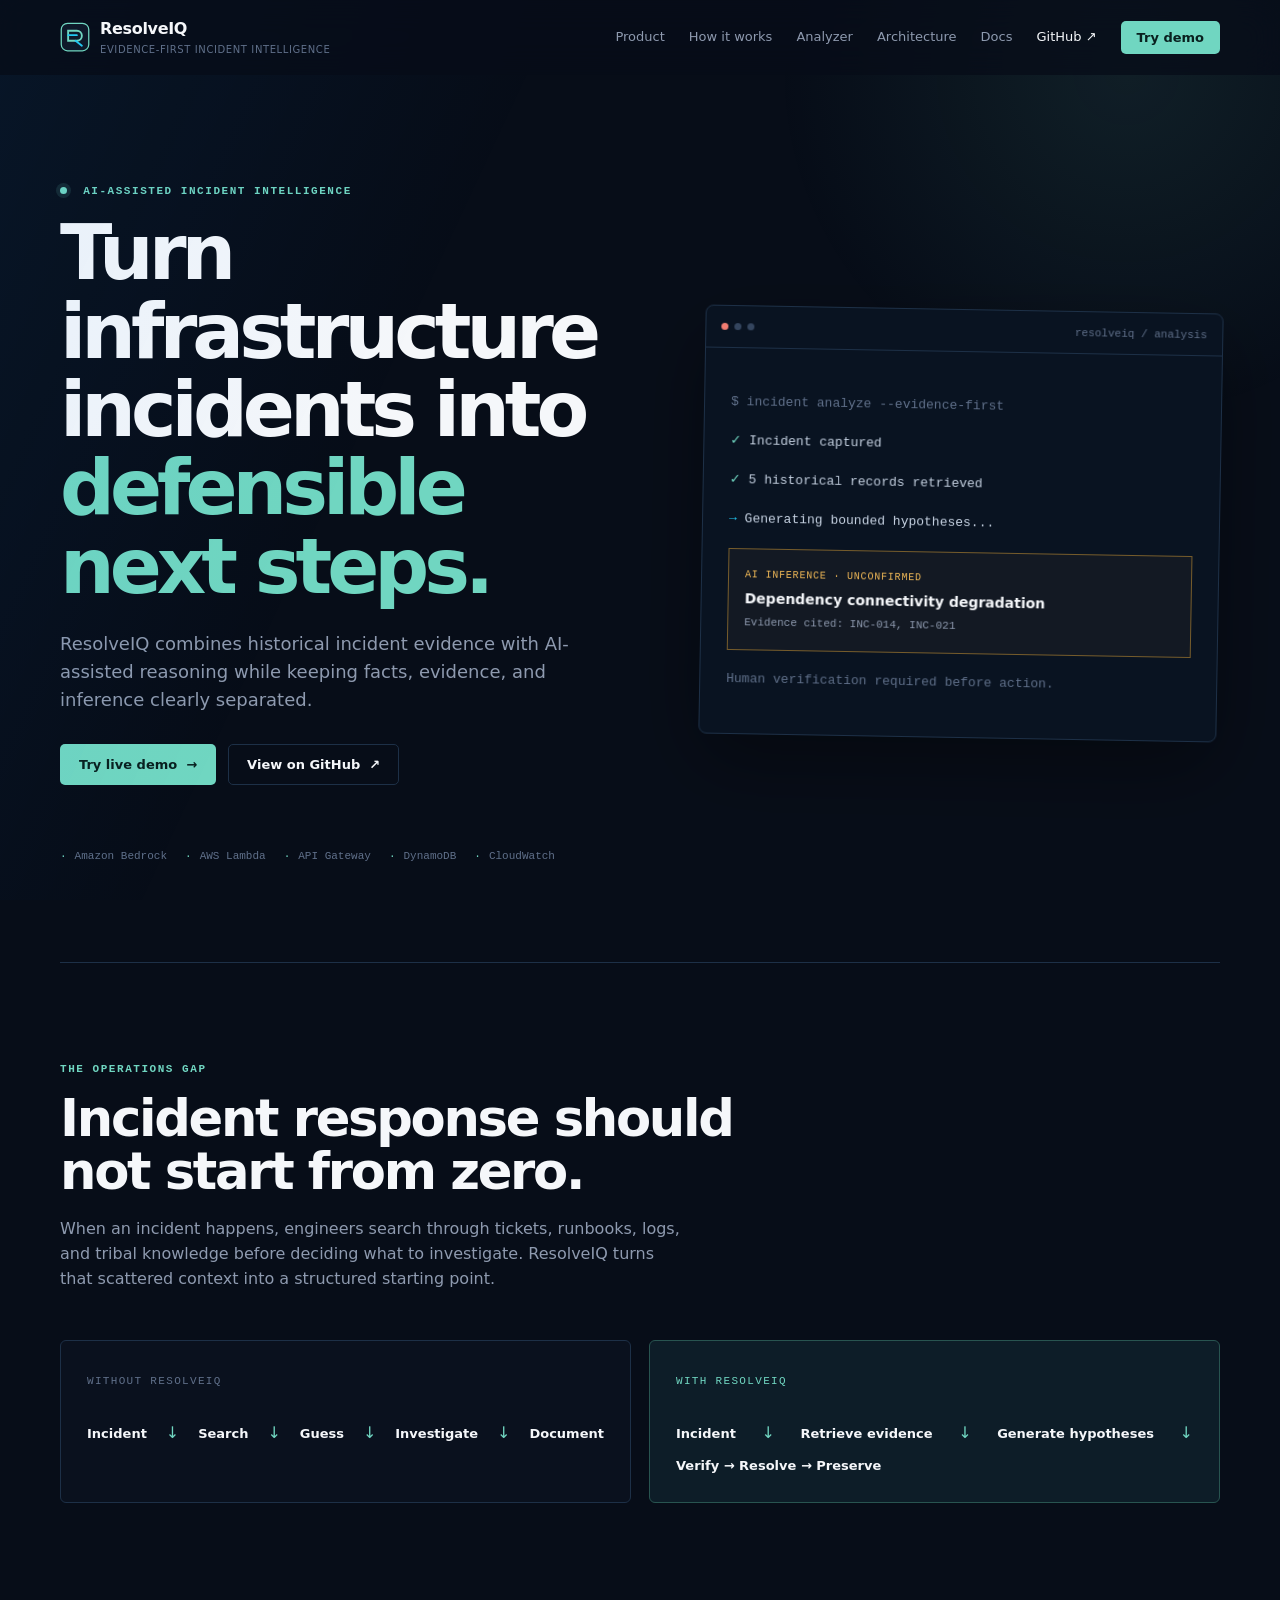
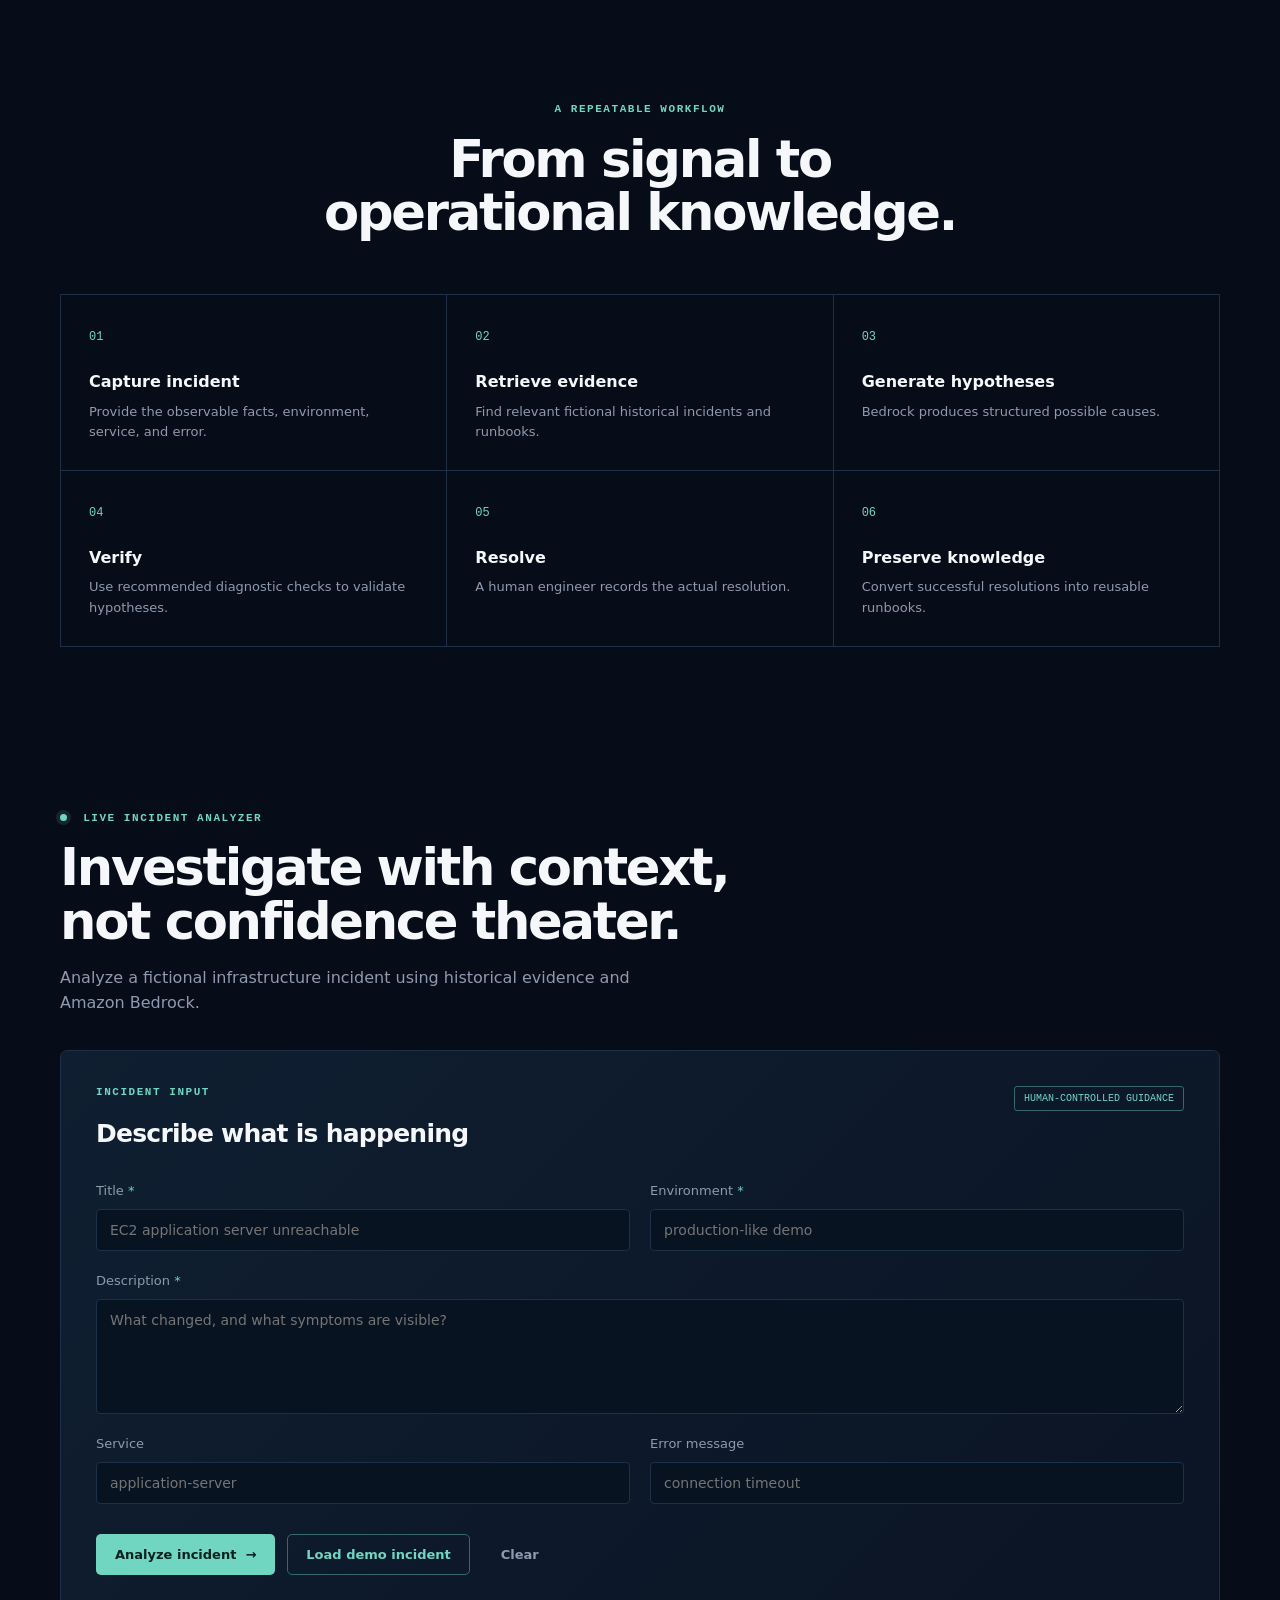
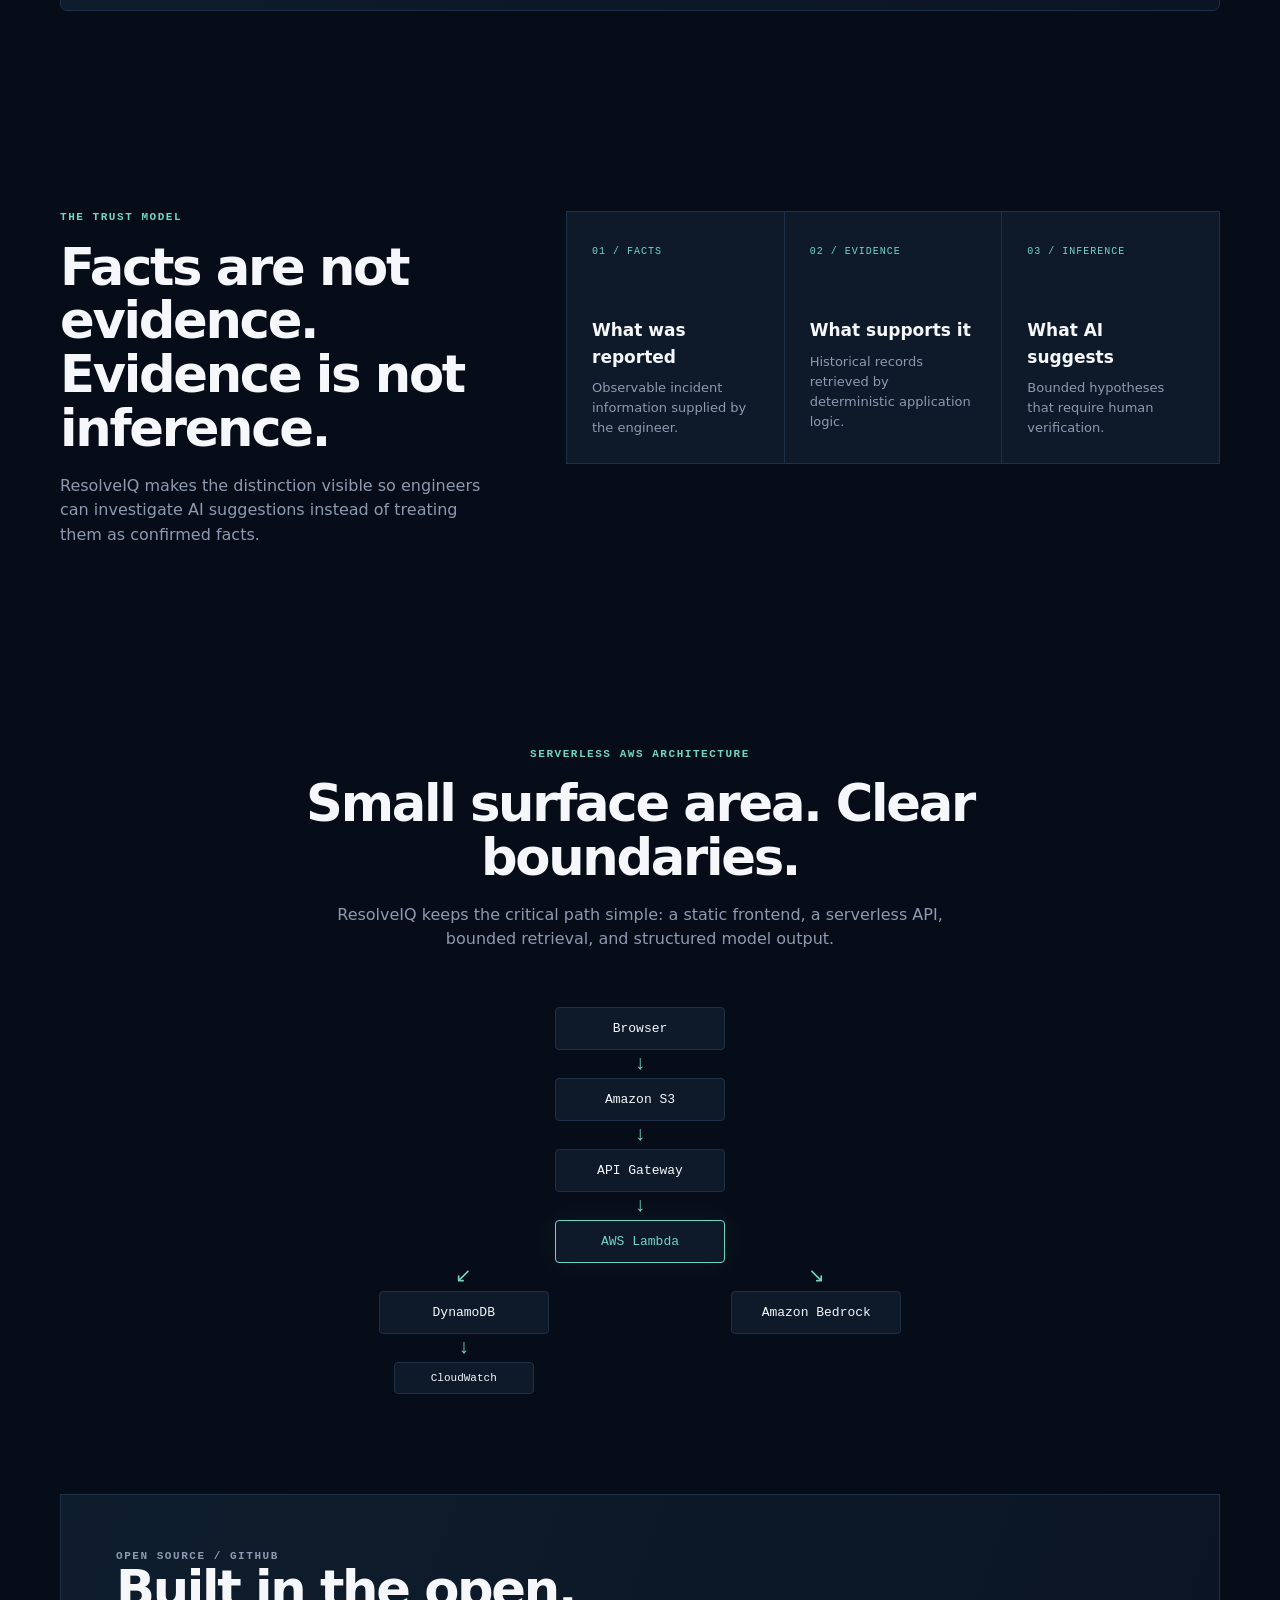
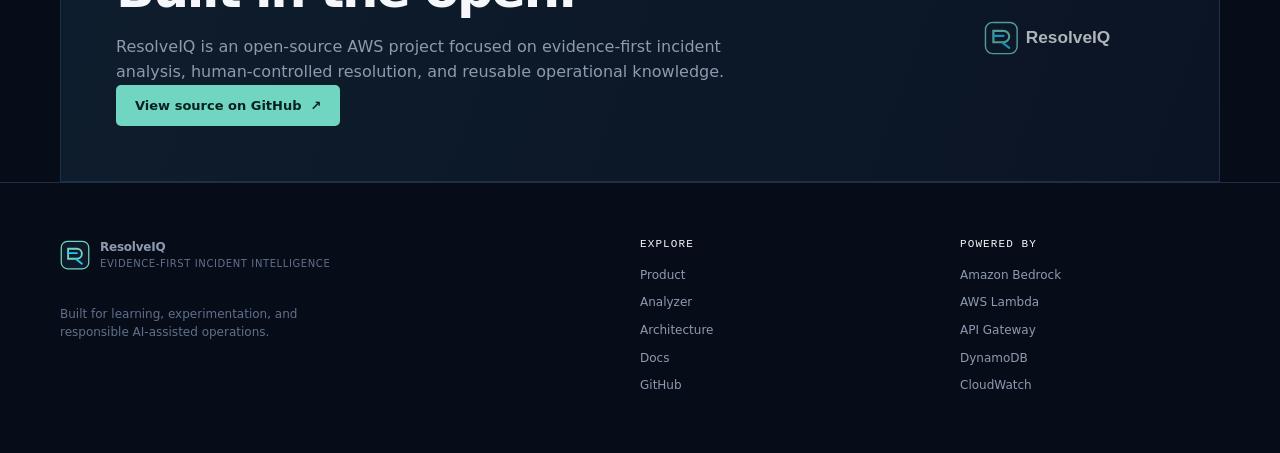
<file: frontend/index.html>
<!doctype html>
<html lang="en">
  <head>
    <meta charset="utf-8" />
    <meta name="viewport" content="width=device-width, initial-scale=1" />
    <meta name="description" content="ResolveIQ is evidence-first incident intelligence for infrastructure teams." />
    <title>ResolveIQ | Evidence-first incident intelligence</title>
    <link rel="icon" href="assets/favicon.svg" type="image/svg+xml" />
    <link rel="stylesheet" href="styles.css" />
  </head>
  <body>
    <header class="site-header" id="top">
      <nav class="nav container" aria-label="Primary navigation">
        <a class="brand" href="#top" aria-label="ResolveIQ home">
          <img src="assets/resolveiq-mark.svg" alt="" class="brand-mark" />
          <span><strong>ResolveIQ</strong><small>Evidence-first incident intelligence</small></span>
        </a>
        <button class="nav-toggle" type="button" aria-expanded="false" aria-controls="nav-links">Menu</button>
        <div class="nav-links" id="nav-links">
          <a href="#product">Product</a>
          <a href="#how-it-works">How it works</a>
          <a href="#analyzer">Analyzer</a>
          <a href="#architecture">Architecture</a>
          <a href="docs.html">Docs</a>
          <a class="nav-github" href="https://github.com/yashyp12/resolveiq" target="_blank" rel="noreferrer">GitHub <span aria-hidden="true">↗</span></a>
          <a class="btn btn-primary nav-cta" href="#analyzer">Try demo</a>
        </div>
      </nav>
    </header>

    <main>
      <section class="hero section container" id="product">
        <div class="hero-copy">
          <p class="eyebrow"><span class="status-dot"></span> AI-ASSISTED INCIDENT INTELLIGENCE</p>
          <h1>Turn infrastructure incidents into <em>defensible next steps.</em></h1>
          <p class="lede">ResolveIQ combines historical incident evidence with AI-assisted reasoning while keeping facts, evidence, and inference clearly separated.</p>
          <div class="hero-actions">
            <a class="btn btn-primary" href="#analyzer">Try live demo <span aria-hidden="true">→</span></a>
            <a class="btn btn-outline" href="https://github.com/yashyp12/resolveiq" target="_blank" rel="noreferrer">View on GitHub <span aria-hidden="true">↗</span></a>
          </div>
          <div class="tech-strip" aria-label="Technology used">
            <span>Amazon Bedrock</span><span>AWS Lambda</span><span>API Gateway</span><span>DynamoDB</span><span>CloudWatch</span>
          </div>
        </div>
        <div class="hero-visual" aria-label="Evidence-first analysis preview">
          <div class="terminal-bar"><span></span><span></span><span></span><code>resolveiq / analysis</code></div>
          <div class="terminal-body">
            <p class="terminal-muted">$ incident analyze --evidence-first</p>
            <p><span class="terminal-green">✓</span> Incident captured</p>
            <p><span class="terminal-green">✓</span> 5 historical records retrieved</p>
            <p><span class="terminal-blue">→</span> Generating bounded hypotheses...</p>
            <div class="signal-card"><span class="signal-label">AI INFERENCE · UNCONFIRMED</span><strong>Dependency connectivity degradation</strong><small>Evidence cited: INC-014, INC-021</small></div>
            <p class="terminal-muted">Human verification required before action.</p>
          </div>
        </div>
      </section>

      <section class="section section-border container problem-section reveal">
        <div class="section-intro"><p class="eyebrow">THE OPERATIONS GAP</p><h2>Incident response should not start from zero.</h2><p>When an incident happens, engineers search through tickets, runbooks, logs, and tribal knowledge before deciding what to investigate. ResolveIQ turns that scattered context into a structured starting point.</p></div>
        <div class="compare-grid">
          <div class="compare-card muted-card"><span class="compare-label">WITHOUT RESOLVEIQ</span><div class="flow"><b>Incident</b><i>↓</i><b>Search</b><i>↓</i><b>Guess</b><i>↓</i><b>Investigate</b><i>↓</i><b>Document</b></div></div>
          <div class="compare-card accent-card"><span class="compare-label">WITH RESOLVEIQ</span><div class="flow"><b>Incident</b><i>↓</i><b>Retrieve evidence</b><i>↓</i><b>Generate hypotheses</b><i>↓</i><b>Verify → Resolve → Preserve</b></div></div>
        </div>
      </section>

      <section class="section container reveal" id="how-it-works">
        <div class="section-intro centered"><p class="eyebrow">A REPEATABLE WORKFLOW</p><h2>From signal to operational knowledge.</h2></div>
        <div class="steps-grid">
          <article class="step"><span>01</span><h3>Capture incident</h3><p>Provide the observable facts, environment, service, and error.</p></article>
          <article class="step"><span>02</span><h3>Retrieve evidence</h3><p>Find relevant fictional historical incidents and runbooks.</p></article>
          <article class="step"><span>03</span><h3>Generate hypotheses</h3><p>Bedrock produces structured possible causes.</p></article>
          <article class="step"><span>04</span><h3>Verify</h3><p>Use recommended diagnostic checks to validate hypotheses.</p></article>
          <article class="step"><span>05</span><h3>Resolve</h3><p>A human engineer records the actual resolution.</p></article>
          <article class="step"><span>06</span><h3>Preserve knowledge</h3><p>Convert successful resolutions into reusable runbooks.</p></article>
        </div>
      </section>

      <section class="section analyzer-section container reveal" id="analyzer">
        <div class="section-intro analyzer-intro"><p class="eyebrow"><span class="status-dot"></span> LIVE INCIDENT ANALYZER</p><h2>Investigate with context, not confidence theater.</h2><p>Analyze a fictional infrastructure incident using historical evidence and Amazon Bedrock.</p></div>
        <div class="analyzer-layout">
          <section class="panel incident-panel">
            <div class="section-heading"><div><p class="eyebrow">INCIDENT INPUT</p><h2>Describe what is happening</h2></div><span class="badge">Human-controlled guidance</span></div>
            <form id="incident-form">
              <div class="grid">
                <label for="input-title">Title <span class="required-indicator" aria-hidden="true">*</span><input id="input-title" name="title" maxlength="200" required placeholder="EC2 application server unreachable" /></label>
                <label for="input-environment">Environment <span class="required-indicator" aria-hidden="true">*</span><input id="input-environment" name="environment" maxlength="100" required placeholder="production-like demo" /></label>
                <label for="input-description" class="wide">Description <span class="required-indicator" aria-hidden="true">*</span><textarea id="input-description" name="description" maxlength="3000" required placeholder="What changed, and what symptoms are visible?"></textarea></label>
                <label for="input-service">Service<input id="input-service" name="service" maxlength="100" placeholder="application-server" /></label>
                <label for="input-error">Error message<input id="input-error" name="error" maxlength="1000" placeholder="connection timeout" /></label>
              </div>
              <div class="form-actions">
                <button id="submit-button" type="submit" class="btn btn-primary"><span class="btn-text">Analyze incident</span><span class="btn-icon" aria-hidden="true">→</span></button>
                <button id="demo-button" type="button" class="btn btn-secondary">Load demo incident</button>
                <button id="reset-button" type="button" class="btn btn-ghost">Clear</button>
              </div>
              <p id="demo-notice" class="demo-notice" role="status" hidden>Loaded fictional scenario for demonstration. You can inspect or edit before analyzing.</p>
              <p id="form-error" class="error" role="alert" hidden></p>
            </form>
          </section>
        </div>
      </section>

      <section id="results" class="results-section container" hidden>
        <div class="result-header"><div><p class="eyebrow">ANALYSIS RESULT</p><h2 id="result-title"></h2></div><div class="result-header-actions"><span id="category" class="category"></span><button id="copy-analysis-btn" type="button" class="btn btn-outline btn-sm" title="Copy analysis summary to clipboard"><span class="btn-text">Copy analysis</span></button></div></div>
        <div class="result-grid">
          <article class="card card-facts"><div class="card-header"><p class="eyebrow">HUMAN FACTS</p><span class="card-tag tag-facts">Reported</span></div><div id="facts" class="facts-content"></div></article>
          <article class="card card-evidence"><div class="card-header"><p class="eyebrow">HISTORICAL EVIDENCE</p><span class="card-tag tag-evidence">Fictional records</span></div><p class="card-hint">Historical incidents retrieved by symptom similarity.</p><div id="evidence" class="evidence-content"></div></article>
          <article class="card card-inference"><div class="card-header"><p class="eyebrow">AI INFERENCE</p><span class="card-tag tag-inference">Hypothesis · Unconfirmed</span></div><p class="card-hint">Model-generated hypotheses. Requires human verification before making changes.</p><div id="causes" class="causes-content"></div></article>
          <article class="card card-checks"><div class="card-header"><p class="eyebrow">RECOMMENDED CHECKS</p><span class="card-tag tag-checks">Diagnostic only</span></div><p class="card-hint">Recommended verification steps before applying remediation.</p><ol id="checks" class="checks-list"></ol></article>
        </div>
        <article class="card card-uncertainty"><div class="card-header"><p class="eyebrow">UNCERTAINTY &amp; BOUNDARIES</p><span class="card-tag tag-uncertainty">Limitations</span></div><p id="uncertainty" class="uncertainty-content"></p></article>
        <article class="card runbook-panel"><div class="card-header"><p class="eyebrow">REUSABLE RUNBOOK</p><span class="card-tag tag-runbook">Knowledge preservation</span></div><h3>What resolved the incident?</h3><p class="muted">Supply the successful resolution. ResolveIQ will preserve it as human-approved troubleshooting knowledge.</p><form id="runbook-form"><label for="resolution" class="sr-only">Resolution description</label><textarea id="resolution" maxlength="3000" required placeholder="Example: Reverted the fictional deployment and verified that checkout requests returned HTTP 200."></textarea><div class="runbook-actions"><button id="runbook-button" type="submit" class="btn btn-primary"><span class="btn-text">Generate runbook</span></button></div></form><p id="runbook-error" class="error" role="alert" hidden></p><div id="runbook-result" class="runbook-result" hidden></div></article>
      </section>

      <section class="section trust-section container reveal"><div class="section-intro"><p class="eyebrow">THE TRUST MODEL</p><h2>Facts are not evidence.<br />Evidence is not inference.</h2><p>ResolveIQ makes the distinction visible so engineers can investigate AI suggestions instead of treating them as confirmed facts.</p></div><div class="trust-grid"><article><span class="trust-index">01 / FACTS</span><h3>What was reported</h3><p>Observable incident information supplied by the engineer.</p></article><article><span class="trust-index">02 / EVIDENCE</span><h3>What supports it</h3><p>Historical records retrieved by deterministic application logic.</p></article><article><span class="trust-index">03 / INFERENCE</span><h3>What AI suggests</h3><p>Bounded hypotheses that require human verification.</p></article></div></section>

      <section class="section architecture-section container reveal" id="architecture"><div class="section-intro centered"><p class="eyebrow">SERVERLESS AWS ARCHITECTURE</p><h2>Small surface area. Clear boundaries.</h2><p>ResolveIQ keeps the critical path simple: a static frontend, a serverless API, bounded retrieval, and structured model output.</p></div><div class="architecture-diagram"><div class="arch-node">Browser</div><i>↓</i><div class="arch-node">Amazon S3</div><i>↓</i><div class="arch-node">API Gateway</div><i>↓</i><div class="arch-node highlight">AWS Lambda</div><div class="arch-branches"><div><i>↙</i><span class="arch-node">DynamoDB</span><i>↓</i><span class="arch-node small">CloudWatch</span></div><div><i>↘</i><span class="arch-node">Amazon Bedrock</span></div></div></div></section>

      <section class="section open-source container reveal"><div><p class="eyebrow">OPEN SOURCE / GITHUB</p><h2>Built in the open.</h2><p>ResolveIQ is an open-source AWS project focused on evidence-first incident analysis, human-controlled resolution, and reusable operational knowledge.</p><a class="btn btn-primary" href="https://github.com/yashyp12/resolveiq" target="_blank" rel="noreferrer">View source on GitHub <span aria-hidden="true">↗</span></a></div><img src="assets/resolveiq-logo.svg" alt="ResolveIQ" class="open-source-logo" /></section>
    </main>

    <footer class="site-footer"><div class="container footer-grid"><div><a class="brand" href="#top"><img src="assets/resolveiq-mark.svg" alt="" class="brand-mark" /><span><strong>ResolveIQ</strong><small>Evidence-First Incident Intelligence</small></span></a><p>Built for learning, experimentation, and responsible AI-assisted operations.</p></div><div><strong>Explore</strong><a href="#product">Product</a><a href="#analyzer">Analyzer</a><a href="#architecture">Architecture</a><a href="docs.html">Docs</a><a href="https://github.com/yashyp12/resolveiq" target="_blank" rel="noreferrer">GitHub</a></div><div><strong>Powered by</strong><span>Amazon Bedrock</span><span>AWS Lambda</span><span>API Gateway</span><span>DynamoDB</span><span>CloudWatch</span></div></div></footer>
    <script src="config.js"></script>
    <script src="app.js"></script>
  </body>
</html>
</file>
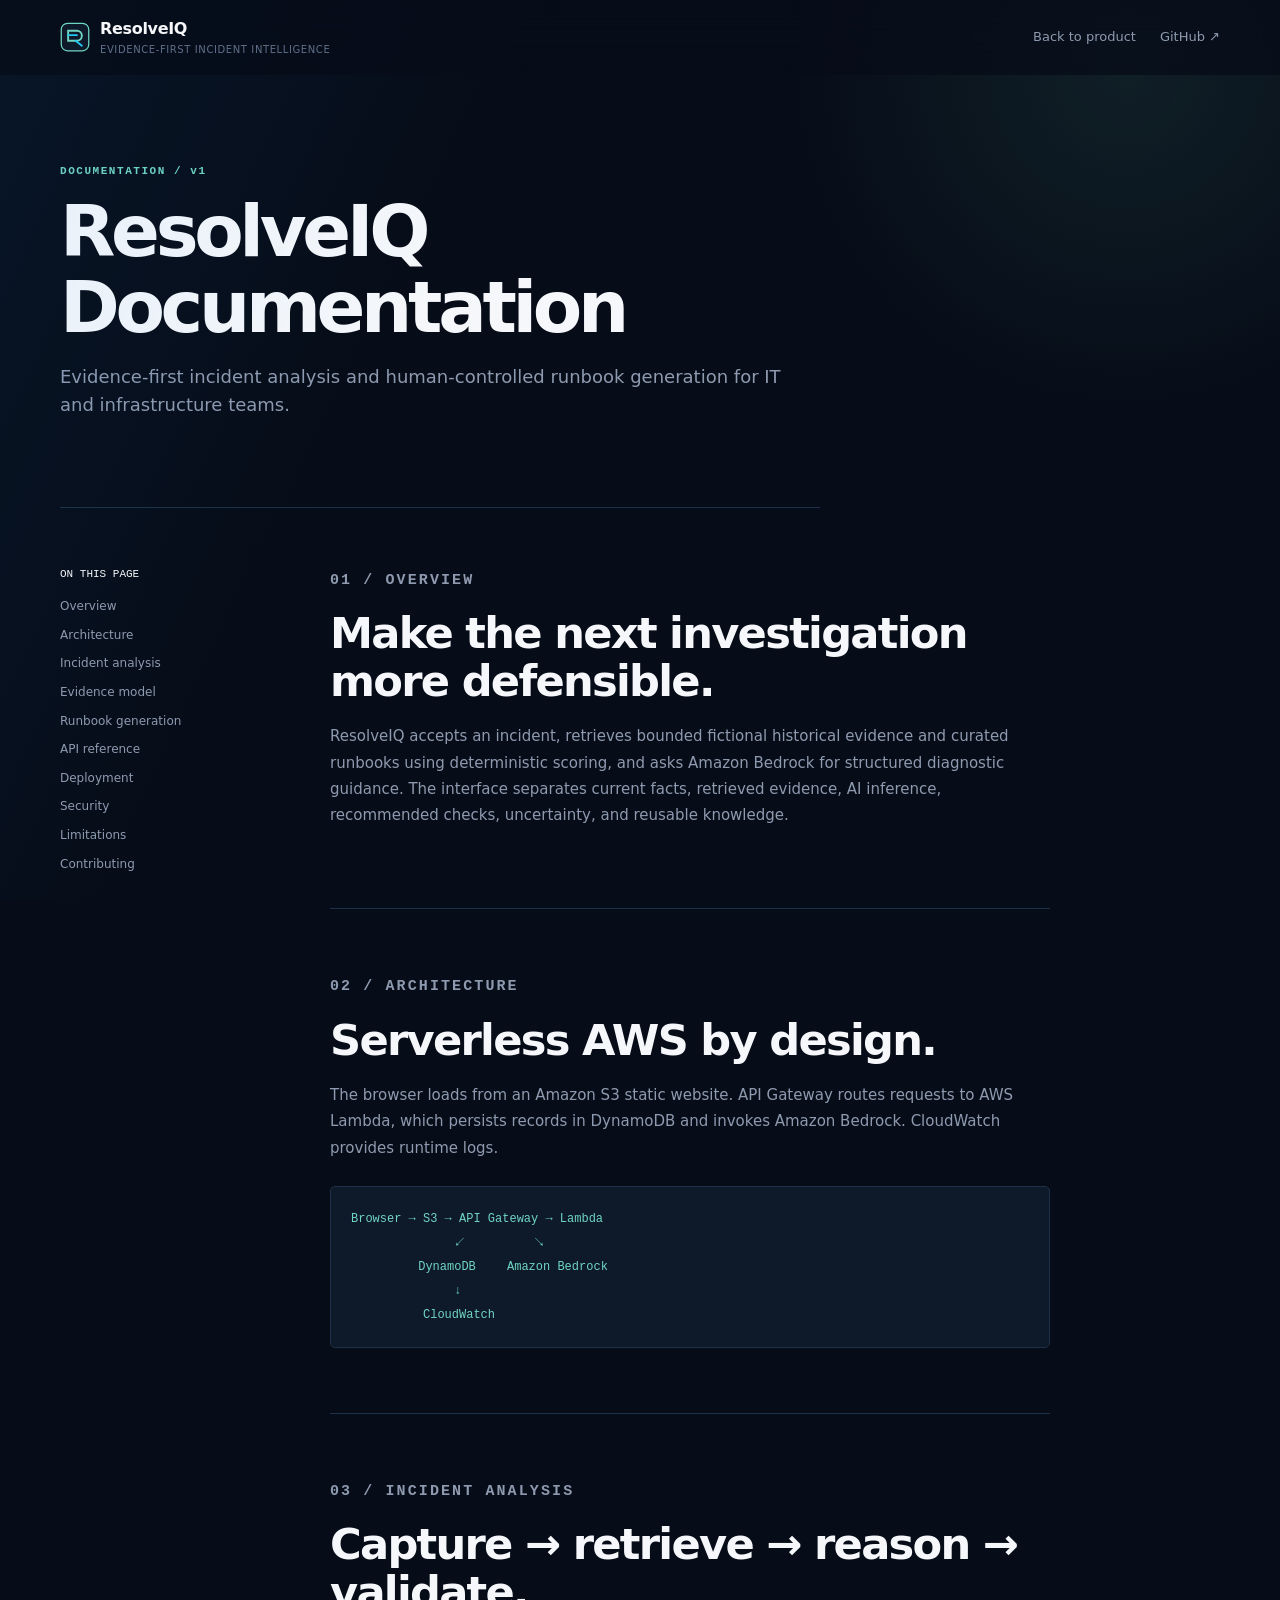
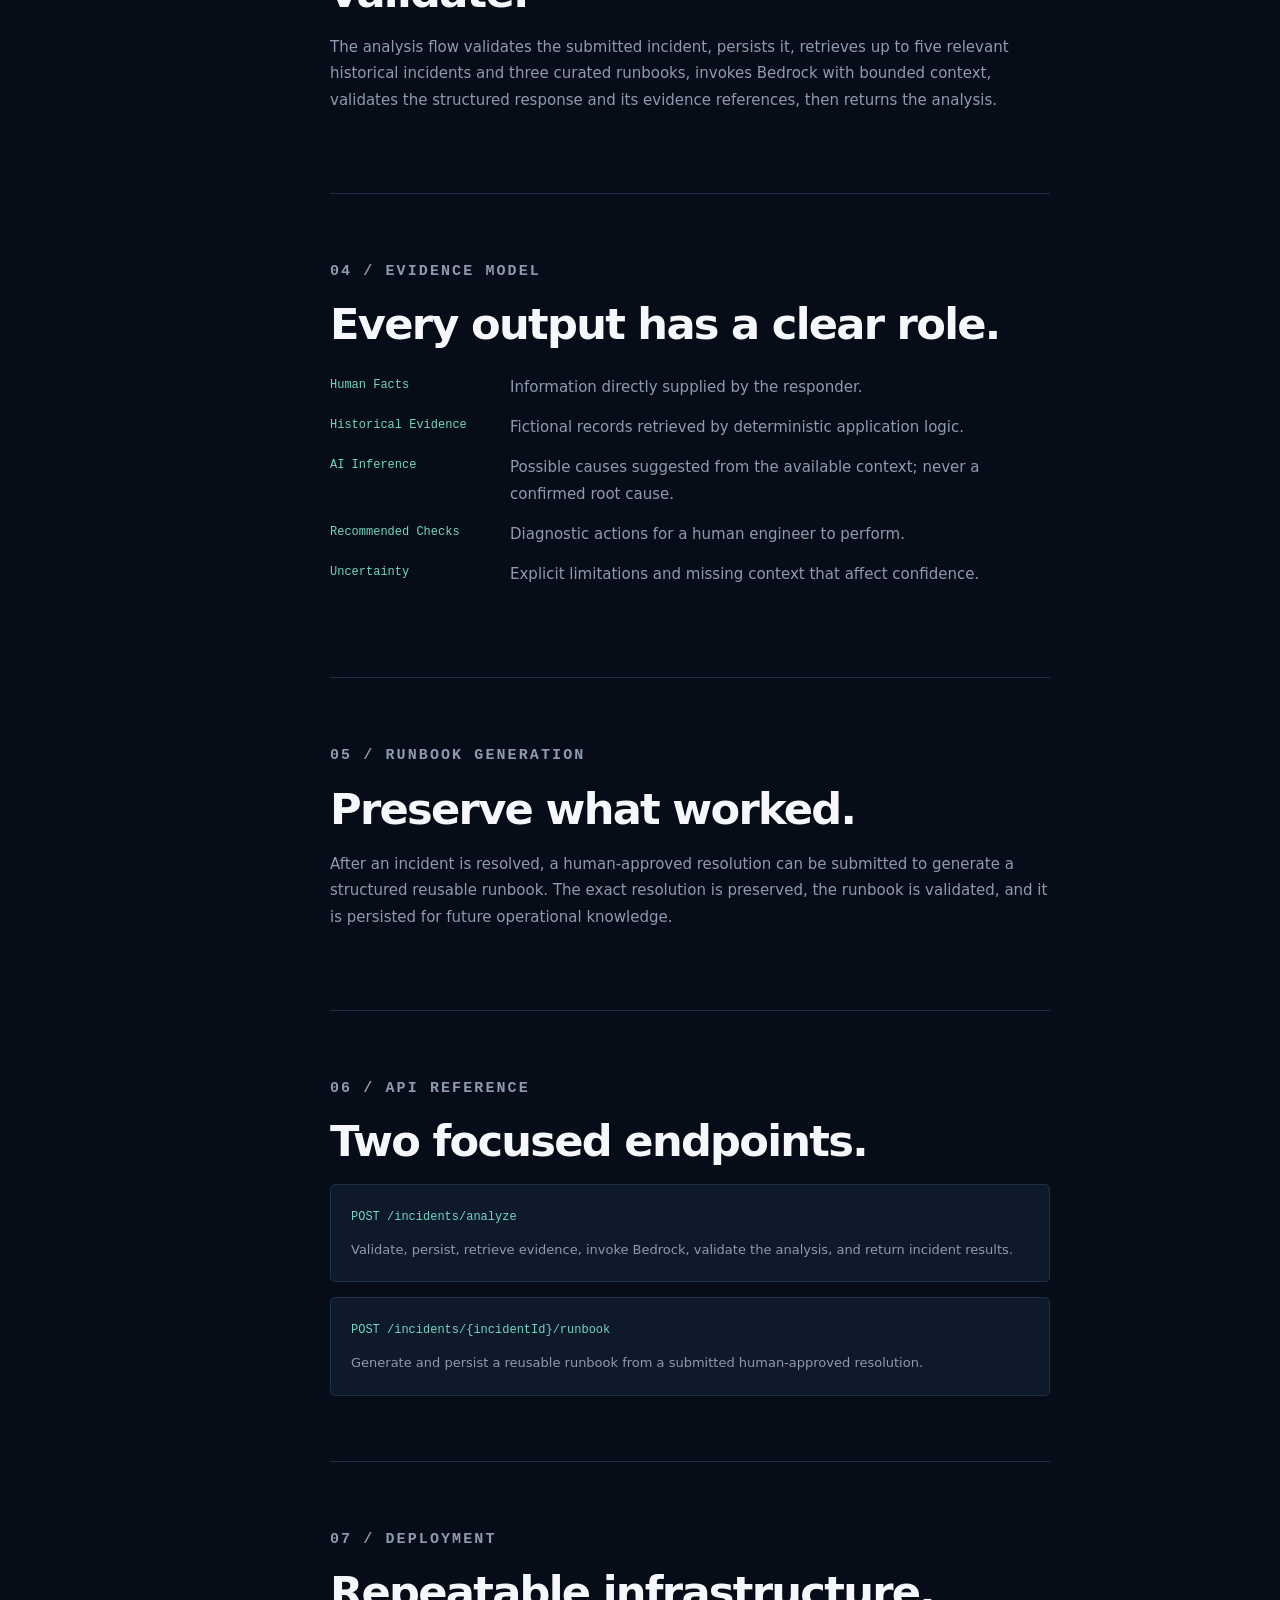
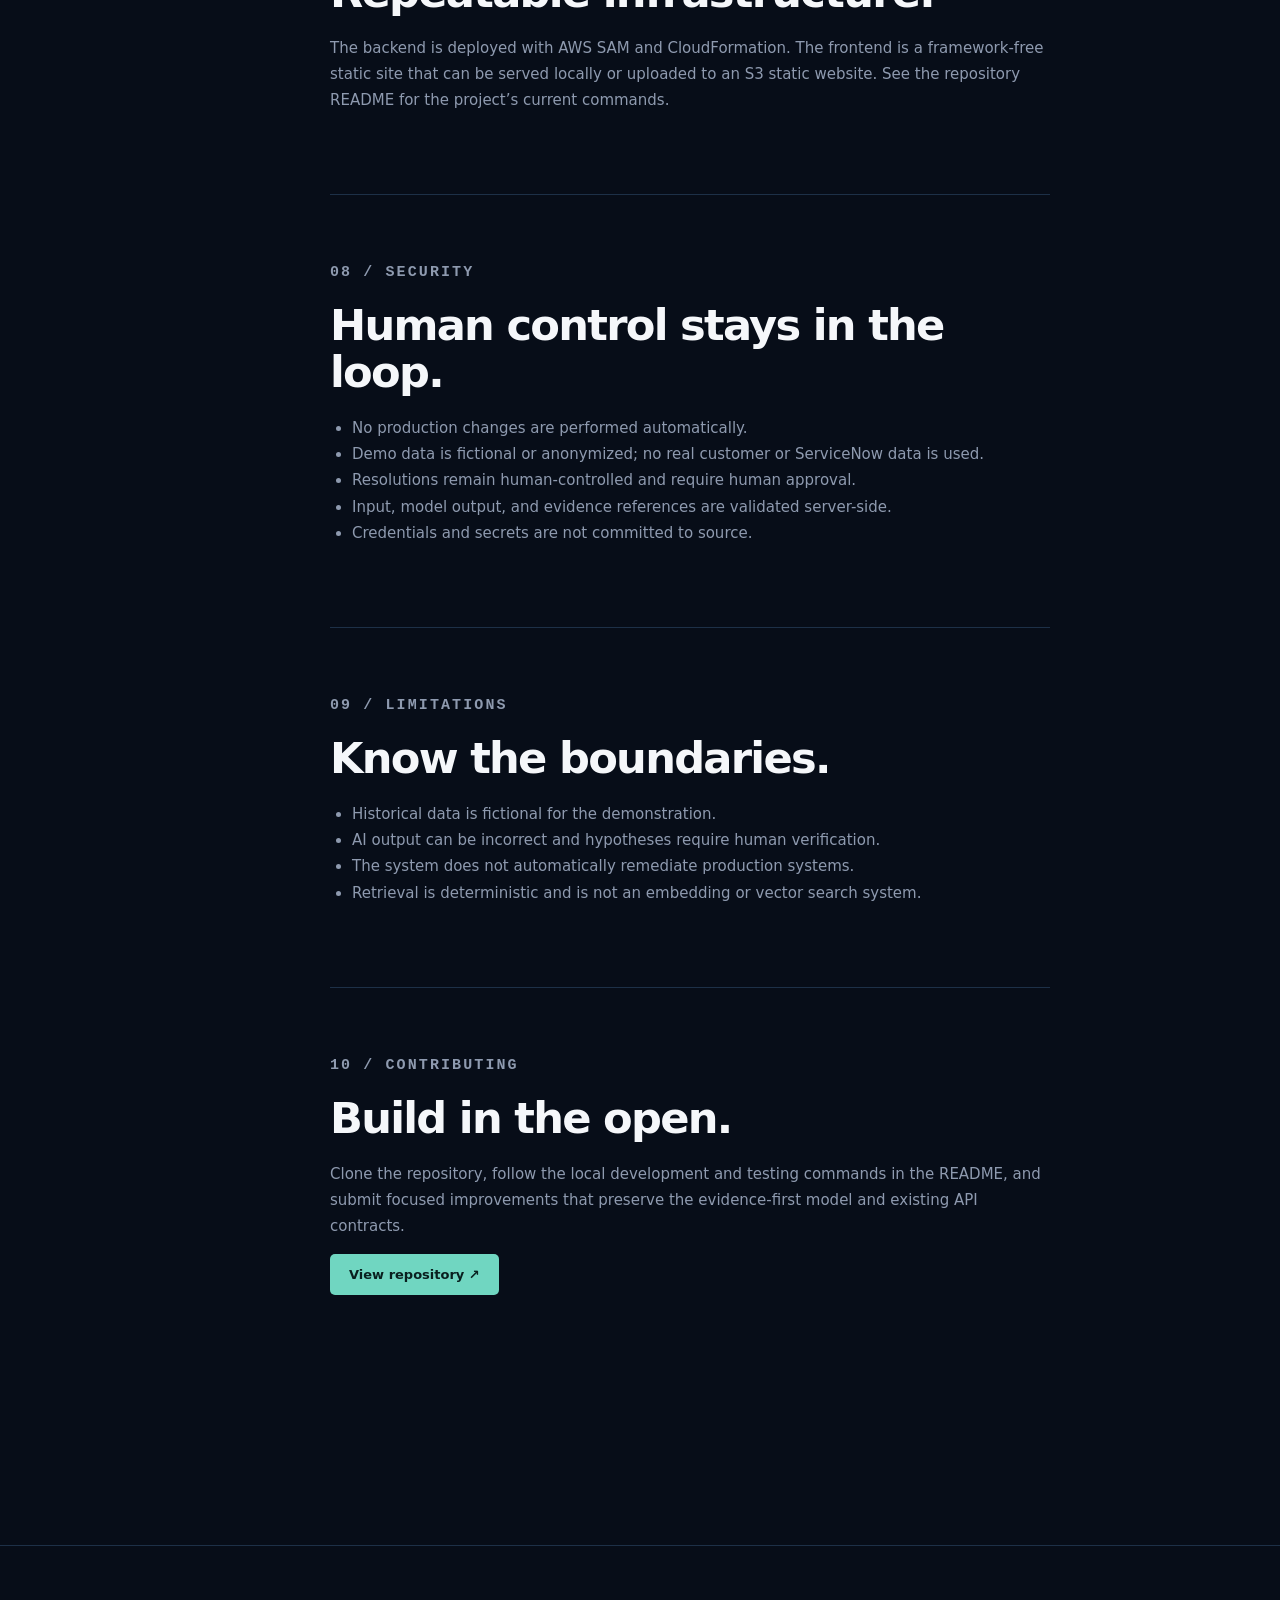
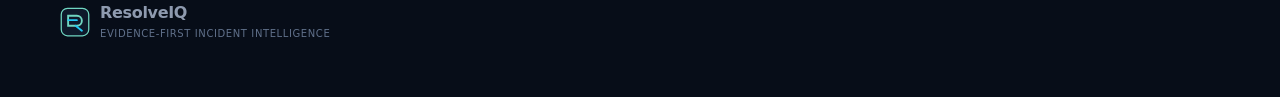
<file: frontend/docs.html>
<!doctype html>
<html lang="en">
  <head>
    <meta charset="utf-8" />
    <meta name="viewport" content="width=device-width, initial-scale=1" />
    <meta name="description" content="ResolveIQ documentation: evidence-first incident analysis on AWS." />
    <title>ResolveIQ Documentation</title>
    <link rel="icon" href="assets/favicon.svg" type="image/svg+xml" />
    <link rel="stylesheet" href="styles.css" />
  </head>
  <body>
    <header class="site-header docs-header">
      <nav class="nav container" aria-label="Documentation navigation">
        <a class="brand" href="index.html"><img src="assets/resolveiq-mark.svg" alt="" class="brand-mark" /><span><strong>ResolveIQ</strong><small>Evidence-first incident intelligence</small></span></a>
        <div class="nav-links" style="display:flex"><a href="index.html">Back to product</a><a href="https://github.com/yashyp12/resolveiq" target="_blank" rel="noreferrer">GitHub ↗</a></div>
      </nav>
    </header>
    <main class="docs-page container">
      <header class="docs-hero"><p class="eyebrow">DOCUMENTATION / v1</p><h1>ResolveIQ Documentation</h1><p>Evidence-first incident analysis and human-controlled runbook generation for IT and infrastructure teams.</p></header>
      <div class="docs-layout">
        <aside class="docs-nav" aria-label="On this page"><strong>On this page</strong><a href="#overview">Overview</a><a href="#architecture">Architecture</a><a href="#analysis">Incident analysis</a><a href="#evidence">Evidence model</a><a href="#runbooks">Runbook generation</a><a href="#api">API reference</a><a href="#deployment">Deployment</a><a href="#security">Security</a><a href="#limitations">Limitations</a><a href="#contributing">Contributing</a></aside>
        <article class="docs-content">
          <section id="overview"><p class="eyebrow">01 / OVERVIEW</p><h2>Make the next investigation more defensible.</h2><p>ResolveIQ accepts an incident, retrieves bounded fictional historical evidence and curated runbooks using deterministic scoring, and asks Amazon Bedrock for structured diagnostic guidance. The interface separates current facts, retrieved evidence, AI inference, recommended checks, uncertainty, and reusable knowledge.</p></section>
          <section id="architecture"><p class="eyebrow">02 / ARCHITECTURE</p><h2>Serverless AWS by design.</h2><p>The browser loads from an Amazon S3 static website. API Gateway routes requests to AWS Lambda, which persists records in DynamoDB and invokes Amazon Bedrock. CloudWatch provides runtime logs.</p><div class="docs-code">Browser → S3 → API Gateway → Lambda<br />　　　　　　　　 ↙　　　　　 ↘<br />　　　　　 DynamoDB　　 Amazon Bedrock<br />　　　　　　　　 ↓<br />　　　　　　CloudWatch</div></section>
          <section id="analysis"><p class="eyebrow">03 / INCIDENT ANALYSIS</p><h2>Capture → retrieve → reason → validate.</h2><p>The analysis flow validates the submitted incident, persists it, retrieves up to five relevant historical incidents and three curated runbooks, invokes Bedrock with bounded context, validates the structured response and its evidence references, then returns the analysis.</p></section>
          <section id="evidence"><p class="eyebrow">04 / EVIDENCE MODEL</p><h2>Every output has a clear role.</h2><dl class="docs-definition"><dt>Human Facts</dt><dd>Information directly supplied by the responder.</dd><dt>Historical Evidence</dt><dd>Fictional records retrieved by deterministic application logic.</dd><dt>AI Inference</dt><dd>Possible causes suggested from the available context; never a confirmed root cause.</dd><dt>Recommended Checks</dt><dd>Diagnostic actions for a human engineer to perform.</dd><dt>Uncertainty</dt><dd>Explicit limitations and missing context that affect confidence.</dd></dl></section>
          <section id="runbooks"><p class="eyebrow">05 / RUNBOOK GENERATION</p><h2>Preserve what worked.</h2><p>After an incident is resolved, a human-approved resolution can be submitted to generate a structured reusable runbook. The exact resolution is preserved, the runbook is validated, and it is persisted for future operational knowledge.</p></section>
          <section id="api"><p class="eyebrow">06 / API REFERENCE</p><h2>Two focused endpoints.</h2><div class="endpoint"><code>POST /incidents/analyze</code><p>Validate, persist, retrieve evidence, invoke Bedrock, validate the analysis, and return incident results.</p></div><div class="endpoint"><code>POST /incidents/{incidentId}/runbook</code><p>Generate and persist a reusable runbook from a submitted human-approved resolution.</p></div></section>
          <section id="deployment"><p class="eyebrow">07 / DEPLOYMENT</p><h2>Repeatable infrastructure.</h2><p>The backend is deployed with AWS SAM and CloudFormation. The frontend is a framework-free static site that can be served locally or uploaded to an S3 static website. See the repository README for the project’s current commands.</p></section>
          <section id="security"><p class="eyebrow">08 / SECURITY</p><h2>Human control stays in the loop.</h2><ul><li>No production changes are performed automatically.</li><li>Demo data is fictional or anonymized; no real customer or ServiceNow data is used.</li><li>Resolutions remain human-controlled and require human approval.</li><li>Input, model output, and evidence references are validated server-side.</li><li>Credentials and secrets are not committed to source.</li></ul></section>
          <section id="limitations"><p class="eyebrow">09 / LIMITATIONS</p><h2>Know the boundaries.</h2><ul><li>Historical data is fictional for the demonstration.</li><li>AI output can be incorrect and hypotheses require human verification.</li><li>The system does not automatically remediate production systems.</li><li>Retrieval is deterministic and is not an embedding or vector search system.</li></ul></section>
          <section id="contributing"><p class="eyebrow">10 / CONTRIBUTING</p><h2>Build in the open.</h2><p>Clone the repository, follow the local development and testing commands in the README, and submit focused improvements that preserve the evidence-first model and existing API contracts.</p><a class="btn btn-primary" href="https://github.com/yashyp12/resolveiq" target="_blank" rel="noreferrer">View repository ↗</a></section>
        </article>
      </div>
    </main>
    <footer class="site-footer"><div class="container"><a class="brand" href="index.html"><img src="assets/resolveiq-mark.svg" alt="" class="brand-mark" /><span><strong>ResolveIQ</strong><small>Evidence-First Incident Intelligence</small></span></a></div></footer>
    <style>
      .docs-page{padding-block:90px 120px}.docs-hero{max-width:760px;padding-bottom:70px;border-bottom:1px solid var(--border)}.docs-hero h1{font-size:clamp(2.5rem,6vw,4.5rem);letter-spacing:-.06em;line-height:1.05;margin:0 0 18px}.docs-hero>p:last-child{color:var(--muted);font-size:18px}.docs-layout{display:grid;grid-template-columns:190px 1fr;gap:80px;padding-top:60px}.docs-nav{position:sticky;top:100px;align-self:start;display:flex;flex-direction:column;gap:10px;font-size:12px;color:var(--muted)}.docs-nav strong{color:var(--text);font:11px var(--mono);text-transform:uppercase;margin-bottom:7px}.docs-nav a:hover{color:var(--teal)}.docs-content{max-width:720px}.docs-content section{padding:0 0 65px;margin:0 0 65px;border-bottom:1px solid var(--border)}.docs-content section:last-child{border:0}.docs-content h2{font-size:clamp(1.8rem,4vw,2.7rem);letter-spacing:-.04em;line-height:1.1;margin:0 0 18px}.docs-content p,.docs-content li,.docs-definition dd{color:var(--muted);font-size:15px;line-height:1.75}.docs-code,.endpoint{background:var(--card);border:1px solid var(--border);border-radius:5px;padding:20px;margin-top:25px;font:12px/2 var(--mono);color:var(--teal)}.endpoint{margin-top:15px}.endpoint p{font-family:var(--sans);margin:10px 0 0;font-size:13px}.docs-definition{display:grid;grid-template-columns:160px 1fr;gap:14px 20px;margin:25px 0}.docs-definition dt{color:var(--teal);font:12px var(--mono);padding-top:4px}.docs-definition dd{margin:0}.docs-content ul{padding-left:22px}@media(max-width:700px){.docs-layout{display:block}.docs-nav{position:static;display:grid;grid-template-columns:1fr 1fr;margin-bottom:55px}.docs-nav strong{grid-column:1/-1}.docs-definition{grid-template-columns:1fr;gap:3px}.docs-definition dd{margin-bottom:14px}}
    </style>
  </body>
</html>
</file>
<file: frontend/styles.css>
:root{--bg:#070d18;--surface:#0b1424;--card:#0e192a;--border:#1d3047;--text:#f5f7fa;--muted:#8e9aaf;--dim:#60708a;--teal:#70d6c1;--blue:#178bff;--cyan:#22c7f2;--amber:#f2ba57;--red:#ff9d9d;--sans:-apple-system,BlinkMacSystemFont,"Segoe UI",Roboto,ui-sans-serif,system-ui,sans-serif;--mono:ui-monospace,SFMono-Regular,Menlo,Monaco,Consolas,monospace}
*{box-sizing:border-box}html{scroll-behavior:smooth;scroll-padding-top:84px}body{margin:0;background:var(--bg);color:var(--text);font:16px/1.55 var(--sans);min-width:320px}body:before{content:"";position:fixed;inset:0;pointer-events:none;background:linear-gradient(115deg,rgba(23,139,255,.07),transparent 34%),radial-gradient(circle at 88% 8%,rgba(112,214,193,.09),transparent 25%)}a{color:inherit;text-decoration:none}.container{width:min(1160px,calc(100% - 48px));margin-inline:auto}.site-header{position:sticky;top:0;z-index:10;border-bottom:1px solid transparent;background:rgba(7,13,24,.75);backdrop-filter:blur(16px);transition:.2s}.site-header.scrolled{border-color:var(--border);box-shadow:0 8px 28px #03071199}.nav{min-height:74px;display:flex;align-items:center;justify-content:space-between;gap:24px}.brand{display:flex;align-items:center;gap:10px}.brand-mark{width:30px;height:30px}.brand strong{display:block;letter-spacing:-.02em}.brand small{display:block;color:var(--dim);font-size:10px;letter-spacing:.06em;text-transform:uppercase}.nav-links{display:flex;align-items:center;gap:24px;color:var(--muted);font-size:13px}.nav-links a:hover{color:var(--text)}.nav-github{color:var(--text)}.nav-cta{padding:8px 15px!important}.nav-toggle{display:none;background:transparent;border:1px solid var(--border);color:var(--text);padding:8px 12px;border-radius:5px}.section{padding-block:100px}.hero{min-height:640px;display:grid;grid-template-columns:1.05fr .95fr;align-items:center;gap:70px;padding-top:110px}.eyebrow{color:var(--teal);font:700 11px/1.2 var(--mono);letter-spacing:.14em;margin:0 0 16px}.status-dot{width:7px;height:7px;background:var(--teal);display:inline-block;border-radius:50%;box-shadow:0 0 0 4px rgba(112,214,193,.12);margin-right:8px}.hero h1{font-size:clamp(2.8rem,6vw,5.2rem);line-height:1.02;letter-spacing:-.065em;margin:0 0 24px}.hero h1 em{font-style:normal;color:var(--teal)}.lede{color:var(--muted);font-size:18px;max-width:620px}.hero-actions,.form-actions{display:flex;gap:12px;align-items:center;flex-wrap:wrap;margin-top:30px}.btn{border:1px solid transparent;border-radius:5px;padding:12px 18px;display:inline-flex;align-items:center;justify-content:center;gap:9px;font:700 13px var(--sans);cursor:pointer;transition:.2s}.btn:focus-visible,button:focus-visible,a:focus-visible,input:focus-visible,textarea:focus-visible{outline:2px solid var(--teal);outline-offset:3px}.btn-primary{background:var(--teal);color:#09201f}.btn-primary:hover{background:#91ebd8;transform:translateY(-1px)}.btn-outline{border-color:var(--border);color:var(--text);background:transparent}.btn-outline:hover{border-color:var(--teal);color:var(--teal)}.btn-secondary{border-color:#356a69;background:transparent;color:var(--teal)}.btn-secondary:hover{background:#70d6c114}.btn-ghost{color:var(--muted);background:transparent}.btn-ghost:hover{color:var(--text)}button:disabled{opacity:.6;cursor:not-allowed}.tech-strip{display:flex;flex-wrap:wrap;gap:10px 18px;margin-top:65px;color:var(--dim);font:11px var(--mono)}.tech-strip span:before{content:"·";color:var(--teal);margin-right:8px}.hero-visual{border:1px solid var(--border);border-radius:8px;background:#091321;box-shadow:0 28px 80px #0006;overflow:hidden;transform:rotate(1deg)}.terminal-bar{height:42px;border-bottom:1px solid var(--border);display:flex;align-items:center;padding:0 15px;gap:6px}.terminal-bar span{width:7px;height:7px;border-radius:50%;background:#34455e}.terminal-bar span:first-child{background:#f27d72}.terminal-bar code{margin-left:auto;color:var(--dim);font:11px var(--mono)}.terminal-body{padding:28px 26px;color:#c6d2e2;font:13px/2 var(--mono)}.terminal-muted{color:var(--dim)}.terminal-green{color:var(--teal)}.terminal-blue{color:var(--cyan)}.signal-card{border:1px solid #765c2b;background:#f2ba570a;padding:16px;margin:16px 0;display:flex;flex-direction:column}.signal-label{color:var(--amber);font-size:10px;letter-spacing:.08em}.signal-card strong{color:var(--text);font:600 14px var(--sans);margin:5px 0}.signal-card small{color:var(--muted);font-size:11px}.section-border{border-top:1px solid var(--border)}.section-intro{max-width:680px}.section-intro h2,.open-source h2{font-size:clamp(2rem,4vw,3.2rem);line-height:1.05;letter-spacing:-.045em;margin:0 0 18px}.section-intro p:not(.eyebrow),.open-source p{color:var(--muted);margin:0;max-width:620px}.centered{text-align:center;margin-inline:auto}.centered p:last-child{margin-inline:auto}.compare-grid{display:grid;grid-template-columns:1fr 1fr;gap:18px;margin-top:48px}.compare-card{border:1px solid var(--border);padding:26px;border-radius:6px}.muted-card{background:#0a111e}.accent-card{background:#0d1d28;border-color:#285450}.compare-label{font:11px var(--mono);letter-spacing:.12em;color:var(--dim)}.accent-card .compare-label{color:var(--teal)}.flow{display:flex;align-items:center;justify-content:space-between;gap:10px;margin-top:30px;flex-wrap:wrap}.flow b{font-size:13px}.flow i{color:var(--teal);font-style:normal}.steps-grid{display:grid;grid-template-columns:repeat(3,1fr);gap:1px;background:var(--border);border:1px solid var(--border);margin-top:54px}.step{background:var(--bg);padding:28px;min-height:170px}.step span{color:var(--teal);font:12px var(--mono)}.step h3{margin:22px 0 7px;font-size:16px}.step p{color:var(--muted);font-size:13px;margin:0}.analyzer-section{padding-top:65px}.analyzer-intro{margin-bottom:34px}.analyzer-layout{background:linear-gradient(135deg,#0f1f31,#0b1424);border:1px solid var(--border);padding:1px;border-radius:7px}.panel{padding:34px}.section-heading,.result-header,.card-header,.runbook-header{display:flex;align-items:flex-start;justify-content:space-between;gap:18px}.section-heading h2,.result-header h2{font-size:25px;letter-spacing:-.03em;margin:0 0 27px}.badge,.category,.card-tag{border:1px solid #356a69;border-radius:3px;padding:6px 9px;color:var(--teal);font:10px var(--mono);text-transform:uppercase;white-space:nowrap}.grid{display:grid;grid-template-columns:1fr 1fr;gap:20px;margin-bottom:25px}label{color:var(--muted);font-size:13px;font-weight:500;display:block}.required-indicator{color:var(--teal)}input,textarea{display:block;width:100%;margin-top:8px;background:#081321;border:1px solid var(--border);border-radius:4px;color:var(--text);padding:12px 13px;font:14px var(--sans);transition:.2s}input:focus,textarea:focus{outline:none;border-color:var(--teal);box-shadow:0 0 0 3px #70d6c11f}textarea{min-height:115px;resize:vertical}.wide{grid-column:1/-1}.demo-notice{margin:15px 0 0;padding:10px 13px;border:1px solid #285450;background:#70d6c10d;color:var(--teal);font-size:13px}.error{color:var(--red);background:#ff9d9d12;border:1px solid #ff9d9d40;padding:10px 13px;border-radius:4px;font-size:13px}.results-section{padding-top:50px;padding-bottom:30px}.result-header{align-items:end;margin-bottom:25px}.result-header h2{margin:0}.result-header-actions{display:flex;align-items:center;gap:12px}.result-grid{display:grid;grid-template-columns:1fr 1fr;gap:16px}.card{background:var(--card);border:1px solid var(--border);border-radius:6px;padding:24px;transition:.2s}.card:hover{border-color:#35506d}.card-header{align-items:center;margin-bottom:9px}.card-header .eyebrow{margin:0}.card-hint,.muted{color:var(--dim);font-size:12px;margin:0 0 16px}.card-tag{font-size:9px}.tag-facts{color:var(--teal)}.tag-evidence{color:#9abdf3;border-color:#38598a}.tag-inference{color:var(--amber);border-color:#7b5e28}.tag-checks{color:var(--teal)}.tag-uncertainty{color:#c0cde0;border-color:#3b4e69}.tag-runbook{color:var(--teal)}.facts-content p{border-bottom:1px solid var(--border);padding:9px 0;margin:0;display:flex;flex-direction:column;gap:2px}.facts-content p:last-child{border:0}.facts-content strong{color:var(--teal);font:10px var(--mono);text-transform:uppercase}.facts-content span,.evidence-id-title,.cause-title{color:var(--text);font-size:14px}.cause-item,.evidence-item{padding:13px 14px;margin-bottom:11px;border-left:3px solid var(--amber);background:#f2ba5708}.evidence-item{border-color:var(--blue);background:#178bff08}.cause-top,.evidence-top{display:flex;flex-direction:column;gap:4px}.cause-confidence,.evidence-score{color:var(--amber);font-size:11px}.evidence-score{color:#9abdf3}.cause-evidence,.evidence-summary{color:var(--muted);font-size:12px;margin:7px 0 0}.evidence-pill{color:#9abdf3;font:11px var(--mono)}.checks-list{padding-left:20px;margin:0}.checks-list li{color:#dbe4ef;font-size:13px;margin-bottom:12px}.empty-state{padding:16px;border:1px dashed var(--border);background:#0d192a80}.empty-title{color:var(--muted);font-size:13px;font-weight:600;margin:0 0 4px}.empty-detail{color:var(--dim);font-size:12px;margin:0}.card-uncertainty,.runbook-panel{margin-top:16px}.uncertainty-content{color:#c7d2e2;font-size:13px;margin:0}.runbook-panel h3{font-size:20px;margin:8px 0 5px}.runbook-actions{margin-top:14px}.runbook-result{margin-top:24px;border-top:1px solid var(--border);padding-top:20px}.runbook-header h3{margin:5px 0 0}.runbook-section{border-top:1px solid var(--border);padding:14px 0}.runbook-section strong{color:var(--teal);font:11px var(--mono);text-transform:uppercase}.runbook-section ul{margin:6px 0 0;padding-left:20px}.runbook-section li{color:#dbe4ef;font-size:13px;margin-bottom:6px}.trust-section{display:grid;grid-template-columns:.8fr 1.2fr;gap:70px;align-items:start}.trust-grid{display:grid;grid-template-columns:repeat(3,1fr);gap:1px;background:var(--border);border:1px solid var(--border)}.trust-grid article{background:var(--card);padding:25px;min-height:210px}.trust-index{color:var(--teal);font:10px var(--mono);letter-spacing:.1em}.trust-grid h3{margin:55px 0 8px;font-size:17px}.trust-grid p{color:var(--muted);font-size:13px;margin:0}.architecture-diagram{max-width:650px;margin:55px auto 0;text-align:center;font:13px var(--mono)}.arch-node{border:1px solid var(--border);background:var(--card);border-radius:4px;padding:13px 20px;display:inline-block;min-width:170px}.arch-node.highlight{border-color:var(--teal);color:var(--teal);box-shadow:0 0 30px #70d6c112}.architecture-diagram>i,.arch-branches i{display:block;color:var(--teal);font-style:normal;font-size:20px;line-height:1.4}.arch-branches{display:grid;grid-template-columns:1fr 1fr;gap:55px}.arch-branches>div{display:flex;align-items:center;flex-direction:column}.arch-branches>div>i:first-child{align-self:center}.arch-node.small{font-size:11px;min-width:140px;padding:9px 15px}.open-source{border:1px solid var(--border);background:linear-gradient(110deg,#0e1d2d,#0b1424);padding:55px;display:flex;align-items:center;justify-content:space-between;gap:40px}.open-source-logo{width:180px;opacity:.7}.site-footer{border-top:1px solid var(--border);padding:55px 0;color:var(--muted)}.footer-grid{display:grid;grid-template-columns:2fr 1fr 1fr;gap:60px}.footer-grid>div{display:flex;flex-direction:column;gap:9px;font-size:12px}.footer-grid .brand{margin-bottom:12px}.footer-grid p{max-width:300px;color:var(--dim);font-size:12px}.footer-grid>div>strong{color:var(--text);font:11px var(--mono);text-transform:uppercase;letter-spacing:.1em;margin-bottom:7px}.footer-grid a:hover{color:var(--teal)}.spinner{width:14px;height:14px;border:2px solid #09201f55;border-top-color:currentColor;border-radius:50%;animation:spin .75s linear infinite}.copied-indicator{color:var(--teal)}.sr-only{position:absolute;width:1px;height:1px;padding:0;margin:-1px;overflow:hidden;clip:rect(0,0,0,0);white-space:nowrap;border:0}@keyframes spin{to{transform:rotate(360deg)}}.reveal{opacity:0;transform:translateY(14px);transition:opacity .6s ease,transform .6s ease}.reveal.visible{opacity:1;transform:none}[hidden]{display:none!important}
@media(max-width:800px){.container{width:min(100% - 32px,600px)}.nav{min-height:66px}.nav-toggle{display:block}.nav-links{display:none;position:absolute;top:66px;left:0;right:0;padding:18px 16px 22px;background:#091321;border-bottom:1px solid var(--border);box-shadow:0 14px 30px #030711cc;flex-direction:column;align-items:stretch;gap:16px}.nav-links.open{display:flex}.docs-header .nav{align-items:flex-start;flex-direction:column;padding-block:14px}.docs-header .nav-links{display:flex!important;position:static;flex-direction:row;align-items:center;padding:0;background:transparent;border:0;box-shadow:none;gap:12px}.nav-cta{text-align:center}.hero{grid-template-columns:1fr;gap:38px;padding-top:75px;min-height:auto}.hero-visual{transform:none}.tech-strip{margin-top:42px}.section{padding-block:72px}.compare-grid,.result-grid,.trust-section{grid-template-columns:1fr}.steps-grid{grid-template-columns:1fr 1fr}.trust-section{gap:35px}.open-source{padding:35px;align-items:flex-start;flex-direction:column}.open-source-logo{width:150px}.footer-grid{grid-template-columns:1fr 1fr;gap:35px}.footer-grid>div:first-child{grid-column:1/-1}.result-header{align-items:flex-start;flex-direction:column}.result-header-actions{width:100%;justify-content:space-between}.arch-branches{gap:15px}}
@media(max-width:480px){.container{width:calc(100% - 28px)}.hero h1{font-size:2.65rem}.panel,.card{padding:19px}.section-heading{flex-direction:column;gap:0}.grid{grid-template-columns:1fr}.wide{grid-column:auto}.form-actions{align-items:stretch;flex-direction:column}.form-actions .btn{width:100%}.steps-grid{grid-template-columns:1fr}.flow{align-items:flex-start;flex-direction:column;gap:5px}.flow i{line-height:1}.trust-grid{grid-template-columns:1fr}.trust-grid article{min-height:0}.trust-grid h3{margin-top:25px}.architecture-diagram{font-size:11px}.arch-node{min-width:130px;padding:11px 13px}.arch-branches{grid-template-columns:1fr 1fr}.arch-branches .arch-node{min-width:110px}.footer-grid{grid-template-columns:1fr}.footer-grid>div:first-child{grid-column:auto}.hero-actions .btn{width:100%}}
@media(prefers-reduced-motion:reduce){html{scroll-behavior:auto}.reveal{opacity:1;transform:none;transition:none}.btn{transition:none}.hero-visual{transform:none}}
</file>
